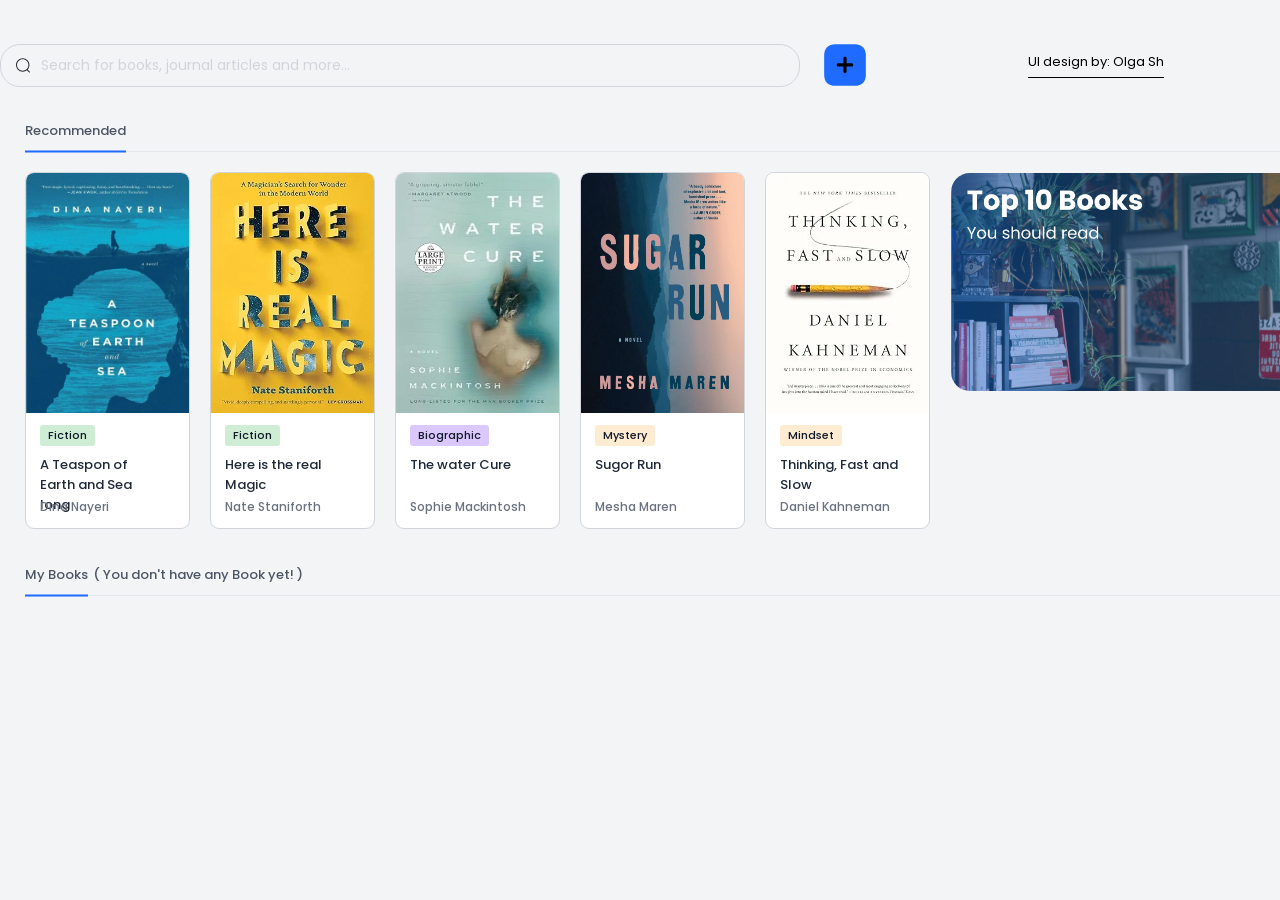
<file: index.html>
<!DOCTYPE html>
<html lang="en">
  <head>
    <meta charset="UTF-8" />
    <meta name="viewport" content="width=device-width, initial-scale=1.0" />
    <meta name="author" content="Alireza" />
    <!-- Links -->
    <link rel="stylesheet" href="src/css/index.css" />
    <title>Books Library 📖</title>
  </head>
  <body>
    <main class="library" id="library">
      <div class="container">
        <!-- Library Header -->
        <div class="library__header">
          <!-- Library search Books -->
          <div class="library__search-container">
            <svg class="icon">
              <use xlink:href="/assets/icons/icons.svg#ic-search"></use>
            </svg>
            <input
              id="search-input"
              type="search"
              placeholder="Search for books, journal articles and more..." />
          </div>
          <!-- Library add Books button -->
          <button class="library__add-book-btn" id="add-book">
            <svg class="icon">
              <use xlink:href="/assets/icons/icons.svg#ic-plus"></use>
            </svg>
            <span>Add Your Book 😊</span>
          </button>
          <!-- UI desing by -->
          <a id="design-by" href="https://dribbble.com/Shand_" target="_blank"
            >UI design by: OIga Sh
          </a>
        </div>
        <!-- Library Body(content) -->
        <div class="library__content">
          <!-- Library recommended Books -->
          <div class="content__gruop">
            <span class="library__title">Recommended</span>
            <!-- Library recommended container -->
            <div class="content__cards-container">
              <div class="content__card">
                <div class="card__header">
                  <img src="/assets/images/book-1.webp" alt="Book-1" />
                </div>
                <div class="card__body">
                  <span class="card__badge badge badge--success">Fiction</span>
                  <h5 class="card__title">A Teaspon of Earth and Sea long</h5>
                  <span class="card__author">Dina Nayeri</span>
                </div>
              </div>
              <div class="content__card">
                <div class="card__header">
                  <img src="/assets/images/book-2.webp" alt="Book-2" />
                </div>
                <div class="card__body">
                  <span class="card__badge badge badge--success">Fiction</span>
                  <p class="card__title">Here is the real Magic</p>
                  <p class="card__author">Nate Staniforth</p>
                </div>
              </div>
              <div class="content__card">
                <div class="card__header">
                  <img src="/assets/images/book-3.webp" alt="Book-3" />
                </div>
                <div class="card__body">
                  <span class="card__badge badge badge--purple"
                    >Biographic</span
                  >
                  <p class="card__title">The water Cure</p>
                  <p class="card__author">Sophie Mackintosh</p>
                </div>
              </div>
              <div class="content__card">
                <div class="card__header">
                  <img src="/assets/images/book-4.webp" alt="Book-4" />
                </div>
                <div class="card__body">
                  <span class="card__badge badge badge--warning">Mystery</span>
                  <p class="card__title">Sugor Run</p>
                  <p class="card__author">Mesha Maren</p>
                </div>
              </div>
              <div class="content__card">
                <div class="card__header">
                  <img src="/assets/images/book-5.webp" alt="Book-5" />
                </div>
                <div class="card__body">
                  <span class="card__badge badge badge--warning">Mindset</span>
                  <p class="card__title">Thinking, Fast and Slow</p>
                  <p class="card__author">Daniel Kahneman</p>
                </div>
              </div>
              <!-- Library suggested banner -->
              <a
                class="content__banner"
                href="https://www.amazon.com/best-mindset-books/s?k=best+mindset+books"
                target="_blank">
                <img src="/assets/images/banner.webp" alt="Banner" />
              </a>
            </div>
          </div>
          <!-- Library my Books -->
          <div class="content__gruop" id="my-books">
            <span class="library__title">
              My Books <span>( You don't have any Book yet! )</span>
            </span>
            <!-- Library my Books container -->
            <div class="content__cards-container" id="my-books-container"></div>
          </div>
          <!-- Library modal -->
          <div class="library__modal" id="modal-container">
            <div class="modal__backdrop close-modal"></div>
            <div id="modal">
              <!-- Modal header -->
              <div class="modal__header">
                <span class="modal__close-btn close-modal">
                  <svg class="icon">
                    <use xlink:href="/assets/icons/icons.svg#ic-close"></use>
                  </svg>
                </span>
                <h2>Add New Book 📖</h2>
              </div>
              <!-- Modal body -->
              <div class="modal__body">
                <form class="modal__form" autocomplete="off">
                  <div class="modal__group">
                    <label for="title">Book Title :</label>
                    <input
                      class="modal__title"
                      type="text"
                      id="title"
                      name="fname"
                      placeholder="The title of the Book"
                      required />
                  </div>
                  <div class="modal__group">
                    <label for="author">Book Author :</label>
                    <input
                      class="modal__author"
                      type="text"
                      name="fauthor"
                      id="author"
                      placeholder="Name of the author of the Book"
                      required />
                  </div>
                  <div class="modal__group">
                    <label for="nums-of-pages">No. of Pages :</label>
                    <input
                      class="modal__page-num"
                      type="number"
                      id="nums-of-pages"
                      placeholder="Numbers of Book pages"
                      required />
                  </div>
                  <div class="modal__group">
                    <label for="image-url">Image URL :</label>
                    <input
                      class="modal__image-url"
                      type="url"
                      id="image-url"
                      placeholder="Book image URL" />
                  </div>
                  <div class="modal__group">
                    <label for="description">Description :</label>
                    <textarea
                      class="modal__description"
                      name="description"
                      id="description"
                      placeholder="Descriptions of the Book"
                      required
                      rows="2"></textarea>
                  </div>
                  <div class="modal__group">
                    <label for="is-read" class="modal__is-read">
                      <div class="switch">
                        <input type="checkbox" id="is-read" />
                        <span class="slider round"></span>
                      </div>
                      Did you read this ? <span id="is-read-preview">No</span>
                    </label>
                  </div>
                  <!-- Modal footer Buttons -->
                  <div class="modal__buttons-container">
                    <button
                      type="submit"
                      class="modal__confirm-btn btn btn--primary">
                      CONFIRM
                    </button>
                    <button class="modal__reset-btn btn btn--ghost close-modal">
                      CANCLE
                    </button>
                  </div>
                </form>
              </div>
            </div>
          </div>
        </div>
      </div>
    </main>
  </body>
  <!-- Scripts -->
  <script src="src/js/index.js"></script>
</html>
</file>
<file: src/css/index.css>
/* Imports */
/* Poppins font */
@import url("https://fonts.googleapis.com/css2?family=Poppins:wght@300;400;500;700&display=swap");

/* Rest */
*,
*:before,
*:after {
  margin: 0;
  padding: 0;
  box-sizing: border-box;
  list-style-type: none;
  font-family: "Poppins", sans-serif;
}

a {
  text-decoration: none;
}

input,
button,
textarea {
  border: none;
  outline: none;
}

textarea {
  resize: none;
}

/* Varibales */
:root {
  /* Colors */
  --color-secondary-900: rgb(17, 24, 39);
  --color-secondary-800: rgb(31, 41, 55);
  --color-secondary-700: rgb(55, 65, 81);
  --color-secondary-600: rgb(75, 85, 99);
  --color-secondary-500: rgb(107, 114, 128);
  --color-secondary-400: rgb(156, 163, 175);
  --color-secondary-300: rgb(209, 213, 219);
  --color-secondary-200: rgb(229, 231, 235);
  --color-secondary-100: rgb(243, 244, 246);
  --color-secondary-50: rgb(249, 250, 251);
  --color-secondary-0: rgb(255, 255, 255);

  --color-primary-900: rgb(31, 107, 255);
  --color-primary-800: rgb(92, 124, 255);
  --color-primary-700: rgb(126, 171, 255);
  --color-primary-600: rgb(128, 153, 255);
  --color-primary-500: rgb(146, 167, 255);
  --color-primary-400: rgb(164, 182, 255);
  --color-primary-300: rgb(183, 197, 255);
  --color-primary-200: rgb(201, 211, 255);
  --color-primary-100: rgb(219, 226, 255);
  --color-primary-50: rgb(228, 233, 255);

  /* Border-radius */
  --border-radius-tiny: 3px;
  --border-radius-sm: 5px;
  --border-radius-md: 7px;
  --border-radius-lg: 9px;

  --color-success: rgba(192, 231, 198, 0.753);
  --color-warning: rgb(253, 236, 209);
  --color-purple: rgb(218, 200, 255);
}

/* Basic */
html {
  font-size: 62.5%;
}

body {
  font-family: "Poppins", sans-serif;
  background: var(--color-secondary-100);
  color: var(--color-secondary-800);
  font-size: 1.6rem;
}

img {
  width: 100%;
  height: auto;
}

/* Ready classes */
.container {
  max-width: 1280px;
  margin: 0 auto;
}

.badge {
  padding: 2px 8px;
  border-radius: var(--border-radius-tiny);
  font-size: 1.1rem;
  font-weight: 500;
  width: max-content;
  color: var(--color-secondary-900) !important;
}

.badge--success {
  background-color: var(--color-success);
}
.badge--purple {
  background-color: var(--color-purple);
}
.badge--warning {
  background-color: var(--color-warning);
}

/* btn */
.btn {
  padding: 10px 15px;
  border-radius: var(--border-radius-tiny);
  cursor: pointer;
  font-weight: 500;
  transition: all ease-in 0.2s;
}
.btn--primary {
  background-color: var(--color-primary-900);
  border: 1px solid var(--color-secondary-700);
}
.btn--primary:hover {
  color: #fff;
}

.btn--ghost {
  background-color: transparent;
  border: 1px solid var(--color-secondary-700);
}
.btn--ghost:hover {
  background-color: var(--color-secondary-900);
  color: var(--color-secondary-0);
}

#design-by {
  font-size: 1.3rem;
  color: #000;
  border-bottom: 1px solid #000;
  padding-bottom: 5px;
  transition: all ease-in-out 0.2s;
}
#design-by:hover {
  color: var(--color-primary-900);
  border-color: var(--color-primary-900);
}

/* Toggle switch btn */
.switch {
  position: relative;
  display: inline-block;
  width: 55px;
  height: 30px;
}

.switch input {
  opacity: 0;
  width: 0;
  height: 0;
}

.slider {
  position: absolute;
  cursor: pointer;
  inset: 0;
  background-color: #ccc;
  transition: 0.4s;
}

.slider:before {
  position: absolute;
  content: "";
  height: 22px;
  width: 22px;
  left: 4px;
  bottom: 4px;
  background-color: white;
  -webkit-transition: 0.4s;
  transition: 0.4s;
}

.active + .slider {
  background-color: var(--color-primary-900);
}

.active + .slider {
  box-shadow: 0 0 1px var(--color-primary-900);
}

.active + .slider:before {
  transform: translateX(25px);
}

/* Rounded sliders */
.slider.round {
  border-radius: 34px;
}

.slider.round:before {
  border-radius: 50%;
}

/* Start project */
/* Library header */
.library__header {
  margin-top: 40px;
  display: flex;
  align-items: center;
  column-gap: 2rem;
}

.library__search-container {
  border: 1px solid var(--color-secondary-300);
  border-radius: 20px;
  padding: 10px 15px;
  display: flex;
  align-items: center;
  column-gap: 1rem;
  width: 800px;
}
.library__search-container .icon {
  width: 15px;
  height: 15px;
}
.library__search-container input {
  background-color: transparent;
  width: 100%;
  font-size: 1.4rem;
}
.library__search-container input::placeholder {
  color: var(--color-secondary-300);
}

.library__add-book-btn {
  background-color: transparent;
  display: flex;
  align-items: center;
  position: relative;
}
.library__add-book-btn .icon {
  width: 50px;
  height: 50px;
  cursor: pointer;
  z-index: 10;
}
.library__add-book-btn span {
  background-color: var(--color-secondary-800);
  color: var(--color-secondary-0);
  height: 40px;
  padding: 5px 10px;
  border-radius: 0 10px 10px 0;
  display: flex;
  justify-content: center;
  align-items: center;
  transform: translateX(-35px);
  opacity: 0;
  visibility: hidden;
  transition: all ease 0.4s;
}
.library__add-book-btn .icon:hover + span {
  transform: translateX(-10px);
  visibility: visible;
  opacity: 1;
}

/* Library content */
.library__content {
  margin: 25px;
  display: grid;
  row-gap: 3rem;
}

.library__content .library__title {
  display: inline-block;
  padding-bottom: 10px;
  font-size: 1.3rem;
  border-bottom: 2px solid var(--color-primary-900);
  transform: translateY(0.15rem);
  font-weight: 500;
  color: var(--color-secondary-600);
}
.library__content .library__title > span {
  position: absolute;
  white-space: nowrap;
  padding-left: 5px;
}

/* Library recommended container */
.content__cards-container {
  display: flex;
  column-gap: 20px;
  border-top: 1px solid var(--color-secondary-200);
  padding-top: 20px;
}

.content__card {
  width: 165px;
  min-height: 357px;
  border-radius: var(--border-radius-lg);
  overflow: hidden;
  background-color: #fff;
  cursor: pointer;
  position: relative;
  border: 1px solid transparent;
  transition: all ease 0.3s;
  border: 1px solid var(--color-secondary-300);
}
.content__card:hover {
  border: 1px solid var(--color-secondary-700);
  background-color: var(--color-secondary-900);
}

.content__card .card__header {
  height: 240px;
  overflow: hidden;
  transition: all ease 0.3s;
}
.content__card:hover .card__header {
  color: var(--color-secondary-0);
  padding: 5px;
}
.content__card .card__header img {
  width: 100%;
  height: 100%;
  border-radius: 7px 7px 0 0;
  transition: all ease 0.3s;
}
.content__card:hover img {
  border-radius: var(--border-radius-md);
}

.content__card:hover .card__body {
  color: var(--color-secondary-0);
}

.content__card .card__body {
  padding: 12px 14px;
  display: flex;
  flex-direction: column;
  row-gap: 0.9rem;
}

.content__card .card__title {
  color: var(--color-secondary-800);
  font-size: 1.3rem;
  font-weight: 500;
  max-width: 123px;
  height: 60px;
}

.content__card:hover .card__title {
  color: var(--color-secondary-0);
  font-weight: 400;
}

/* Library my Books container */
#my-books-container .content__card .card__header {
  overflow: hidden;
  position: relative;
}
#my-books-container .content__card:hover img {
  overflow: hidden;
  position: relative;
  opacity: 0;
}

#my-books-container .content__card .card__descriptoin {
  position: absolute;
  top: 5px;
  left: 7px;
  right: 7px;
  font-size: 1.3rem;
  font-weight: 500;
  line-height: 1.8;
  height: 100%;
  transition: all ease 0.3s;
  overflow: hidden;
  opacity: 0;
  visibility: hidden;
  z-index: -1;
}
#my-books-container .content__card:hover .card__descriptoin {
  opacity: 1;
  visibility: visible;
  z-index: 1;
}

.content__card .card__author {
  color: var(--color-secondary-500);
  position: absolute;
  bottom: 12px;
  font-size: 1.2rem;
  font-weight: 500;
}

.card__is-read {
  display: inline-block;
  color: var(--color-secondary-500);
  font-size: 1.2rem;
  padding-bottom: 12px;
}
.card__is-read > span {
  color: var(--color-primary-900);
  font-weight: 500;
}
#is-read-preview {
  color: var(--color-primary-900);
}

.card__delete {
  z-index: 1;
  position: absolute;
  bottom: 4px;
  right: 8px;
}
.card__delete .icon {
  width: 21px;
  height: 21px;
}

.content__banner {
  width: 350px;
  border-radius: 20px;
  overflow: hidden;
  height: 220px;
  cursor: pointer;
  transition: all ease 0.2s;
  border: 1px solid transparent;
  display: flex;
  align-items: center;
  justify-content: center;
  transition: all ease-in 0.2s;
}
.content__banner:hover {
  opacity: 0.95;
  box-shadow: rgba(74, 124, 233, 0.2) 0px 7px 29px 0px;
}
.content__banner img {
  object-fit: cover;
}

/* Library modal */
.library__modal {
  display: none;
}

.modal__backdrop {
  position: fixed;
  top: 0;
  right: 0;
  bottom: 0;
  left: 0;
  background-color: rgba(17, 24, 39, 0.427);
  z-index: 20;
  backdrop-filter: blur(1px);
  cursor: pointer;
}

#modal {
  width: 380px;
  background-color: #fff;
  position: fixed;
  top: 50%;
  left: 50%;
  transform: translate(-50%, -50%);
  z-index: 100;
  padding: 15px;
  border-radius: var(--border-radius-lg);
  border: 2px solid var(--color-secondary-700);
  overflow: hidden;
}

/* Modal header */
#modal .modal__header {
  height: max-content;
  text-align: left;
  border-bottom: 1px solid var(--color-secondary-200);
  padding-bottom: 12px;
}

#modal .modal__close-btn {
  position: absolute;
  top: 15px;
  right: 15px;
  cursor: pointer;
}
#modal .modal__close-btn .icon {
  width: 35px;
  height: 35px;
}

/* Modal body */
#modal .modal__body {
  margin-top: 20px;
}

#modal .modal__form {
  row-gap: 1rem;
}
#modal .modal__form,
#modal .modal__group {
  display: flex;
  flex-direction: column;
}
#modal .modal__group {
  row-gap: 0.4rem;
}

#modal .modal__group label {
  cursor: pointer;
  color: var(--color-secondary-700);
  font-weight: 500;
}
#modal .modal__group input,
#modal .modal__group textarea {
  border: 2px solid var(--color-secondary-200);
  padding: 5px 10px;
  border-radius: var(--border-radius-sm);
  transition: all ease-in 0.2s;
  font-size: 1.5rem;
  font-weight: 500;
}
#modal .modal__group input:focus,
#modal .modal__group textarea:focus {
  border: 2px solid var(--color-primary-900);
}

#modal .modal__group .modal__is-read {
  display: flex;
  align-items: center;
  column-gap: 1rem;
  transition: color ease-in 0.2s;
}
#modal .modal__group .modal__is-read:hover {
  color: var(--color-primary-900);
}

#modal .modal__buttons-container {
  display: flex;
  flex-direction: column;
  row-gap: 1.5rem;
  margin-top: 20px;
}
</file>
